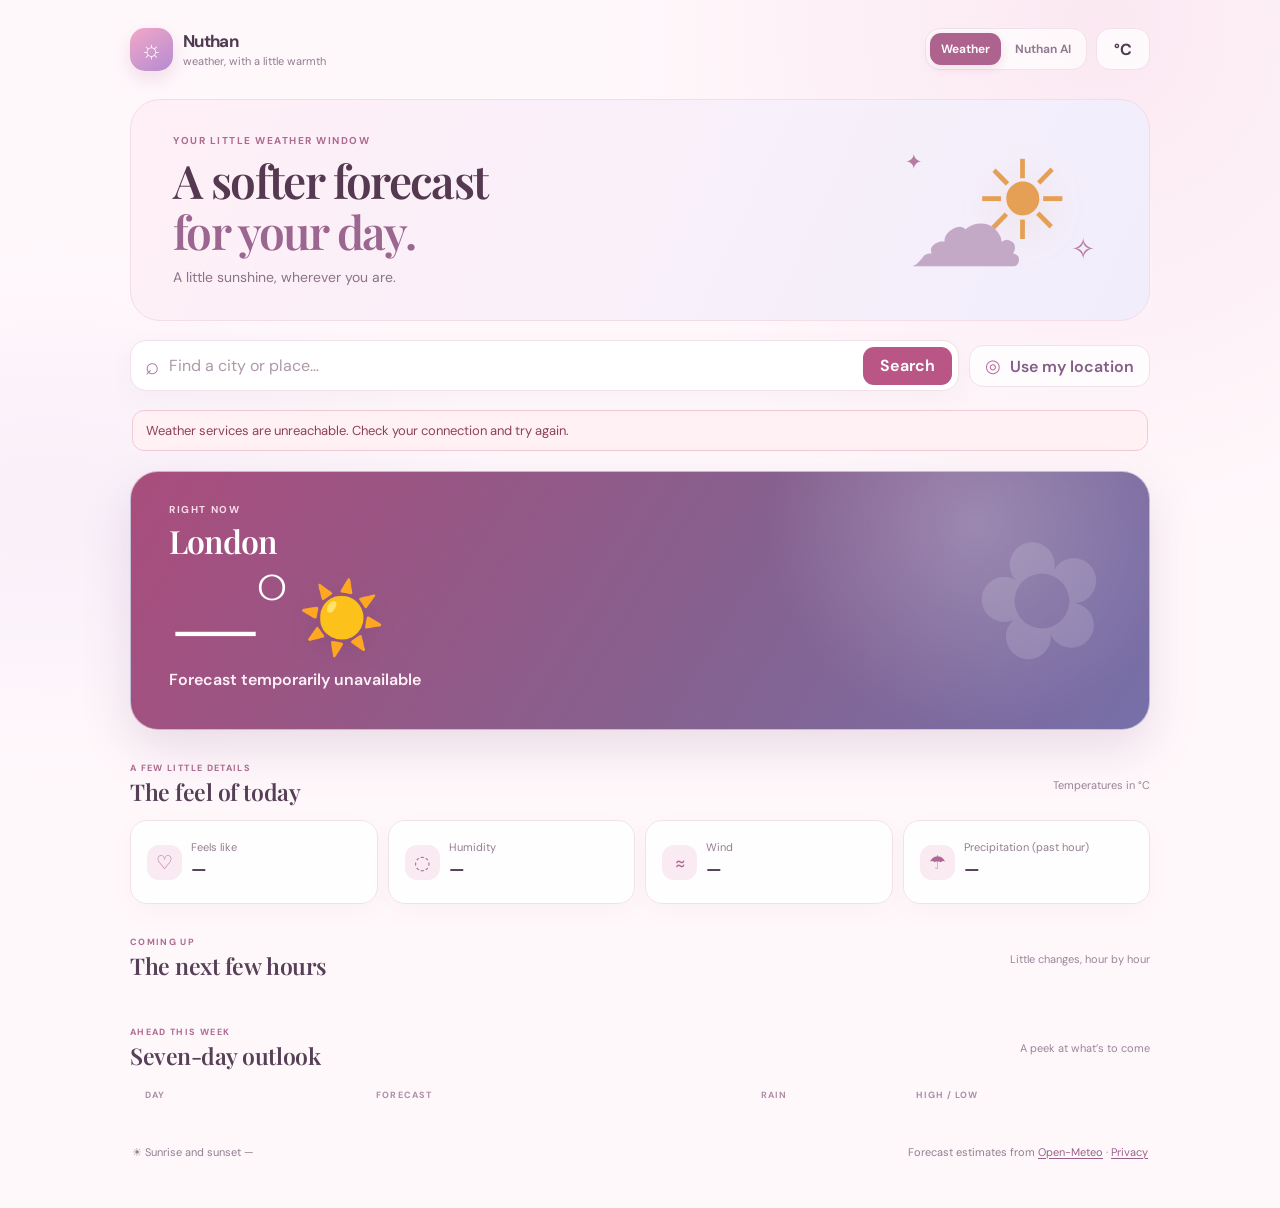
<file: pwa/index.html>
<!doctype html>
<html lang="en">
<head>
  <meta charset="utf-8">
  <meta name="viewport" content="width=device-width, initial-scale=1, viewport-fit=cover">
  <meta name="theme-color" content="#fff7fb">
  <meta name="description" content="A lovely little weather app for wherever your day takes you.">
  <meta name="mobile-web-app-capable" content="yes">
  <meta name="apple-mobile-web-app-capable" content="yes">
  <meta name="apple-mobile-web-app-status-bar-style" content="default">
  <meta name="apple-mobile-web-app-title" content="Nuthan Weather">
  <link rel="manifest" href="./manifest.webmanifest">
  <link rel="icon" href="./icons/sun.svg" type="image/svg+xml">
  <link rel="apple-touch-icon" href="./icons/apple-touch-icon.png">
  <link rel="stylesheet" href="./styles.css">
  <title>Nuthan Weather</title>
</head>
<body>
  <main class="shell">
    <header class="topbar">
      <a class="brand" href="./" aria-label="Nuthan Weather home">
        <span class="brand-icon" aria-hidden="true">☼</span>
        <span><strong>Nuthan</strong><small>weather, with a little warmth</small></span>
      </a>
      <div class="top-actions">
        <nav class="app-nav" aria-label="App sections">
          <button id="weather-tab" class="nav-button active" type="button" aria-pressed="true">Weather</button>
          <button id="chat-tab" class="nav-button" type="button" aria-pressed="false">Nuthan AI</button>
        </nav>
        <button id="unit-toggle" class="unit-toggle" type="button" aria-label="Switch temperature units">°C</button>
        <button id="install-button" class="install-button" type="button" hidden>Install app</button>
      </div>
    </header>

    <div id="weather-view">
    <section class="welcome">
      <div>
        <p class="eyebrow">YOUR LITTLE WEATHER WINDOW</p>
        <h1>A softer forecast<br><span>for your day.</span></h1>
        <p class="welcome-copy">A little sunshine, wherever you are.</p>
      </div>
      <div class="welcome-art" aria-hidden="true">
        <span class="art-sun">☀</span><span class="art-cloud">☁</span>
        <span class="art-sparkle sparkle-one">✦</span><span class="art-sparkle sparkle-two">✧</span>
      </div>
    </section>

    <section class="location-tools" aria-label="Choose a location">
      <form id="search-form" class="search-form">
        <label class="sr-only" for="city-search">Search for a city</label>
        <span class="search-icon" aria-hidden="true">⌕</span>
        <input id="city-search" type="search" placeholder="Find a city or place…" maxlength="80" autocomplete="off">
        <button type="submit">Search</button>
      </form>
      <button id="location-button" class="location-button" type="button">
        <span aria-hidden="true">◎</span> Use my location
      </button>
    </section>
    <div id="search-results" class="search-results" aria-live="polite"></div>
    <div id="status" class="status" role="status" aria-live="polite"></div>

    <section id="weather-content" aria-live="polite">
      <article id="current-card" class="current-card" aria-label="Current weather">
        <div class="current-copy">
          <p class="current-label">RIGHT NOW</p>
          <h2 id="place-name">London</h2>
          <p id="local-time" class="local-time"></p>
          <div class="temperature-line"><span id="temperature" class="temperature">—°</span><span id="weather-icon" class="weather-icon" aria-hidden="true">☀️</span></div>
          <p id="condition" class="condition">Gathering your forecast…</p>
          <p id="high-low" class="high-low"></p>
        </div>
        <div class="current-flower" aria-hidden="true">✿</div>
      </article>

      <section class="details-section" aria-labelledby="details-heading">
        <div class="section-title-row">
          <div><p class="eyebrow">A FEW LITTLE DETAILS</p><h2 id="details-heading">The feel of today</h2></div>
          <span class="units-note">Temperatures in <span id="unit-note">°C</span></span>
        </div>
        <div class="metric-grid">
          <article class="metric-card"><span class="metric-icon" aria-hidden="true">♡</span><span class="metric-label">Feels like</span><strong id="feels-like">—</strong></article>
          <article class="metric-card"><span class="metric-icon" aria-hidden="true">◌</span><span class="metric-label">Humidity</span><strong id="humidity">—</strong></article>
          <article class="metric-card"><span class="metric-icon" aria-hidden="true">≈</span><span class="metric-label">Wind</span><strong id="wind">—</strong></article>
          <article class="metric-card"><span class="metric-icon" aria-hidden="true">☂</span><span class="metric-label">Precipitation (past hour)</span><strong id="rain-now">—</strong></article>
        </div>
      </section>

      <section class="forecast-section" aria-labelledby="hourly-heading">
        <div class="section-title-row">
          <div><p class="eyebrow">COMING UP</p><h2 id="hourly-heading">The next few hours</h2></div>
          <span class="soft-note">Little changes, hour by hour</span>
        </div>
        <div id="hourly-list" class="hourly-list"></div>
      </section>

      <section class="forecast-section" aria-labelledby="daily-heading">
        <div class="section-title-row">
          <div><p class="eyebrow">AHEAD THIS WEEK</p><h2 id="daily-heading">Seven-day outlook</h2></div>
          <span class="soft-note">A peek at what’s to come</span>
        </div>
        <div class="daily-heading" aria-hidden="true"><span>DAY</span><span>FORECAST</span><span>RAIN</span><span>HIGH / LOW</span></div>
        <div id="daily-list" class="daily-list"></div>
      </section>

      <footer class="footer">
        <span id="sunrise-sunset">☀ Sunrise and sunset —</span>
        <span>Forecast estimates from <a href="https://open-meteo.com/" target="_blank" rel="noreferrer">Open-Meteo</a> · <a href="./privacy.html">Privacy</a></span>
      </footer>
    </section>
    </div>

    <section id="chat-view" class="chat-view" hidden>
      <div class="chat-heading">
        <p class="eyebrow">A HELPFUL LITTLE SIDEKICK</p>
        <h1>A thought partner<br><span>for your day.</span></h1>
        <p class="welcome-copy">Powered by Gemini 3.1 Flash-Lite. Ask Nuthan to explain, brainstorm, or help you write.</p>
      </div>
      <form id="key-form" class="key-card">
        <label for="api-key">Gemini API key</label>
        <p>Your key stays in this page session and is sent to Google when you chat. It is not saved on this device.</p>
        <div class="key-entry">
          <input id="api-key" type="password" placeholder="Paste your Gemini API key" autocomplete="off" spellcheck="false">
          <button id="save-key" type="submit">Use key</button>
        </div>
        <div class="key-footer">
          <span id="key-status" role="status" aria-live="polite">No key added</span>
          <a href="https://aistudio.google.com/app/apikey" target="_blank" rel="noreferrer">Get a key ↗</a>
          <button id="forget-key" type="button">Forget key</button>
        </div>
      </form>
      <div id="chat-messages" class="chat-messages" aria-live="polite">
        <article class="chat-bubble assistant-bubble"><strong>Nuthan</strong><p>Hi there! What would you like a hand with?</p></article>
      </div>
      <form id="chat-form" class="chat-form">
        <label class="sr-only" for="chat-prompt">Message Nuthan</label>
        <textarea id="chat-prompt" rows="2" maxlength="4000" placeholder="Write a message…" required></textarea>
        <button id="send-message" type="submit">Send</button>
      </form>
      <div id="chat-status" class="status" role="status" aria-live="polite"></div>
      <p class="chat-disclaimer">AI responses can be inaccurate. Please don’t share sensitive information.</p>
    </section>

    <noscript><p class="status error">Please enable JavaScript to use Nuthan Weather.</p></noscript>
  </main>
  <script src="./app.js" defer></script>
</body>
</html>
</file>
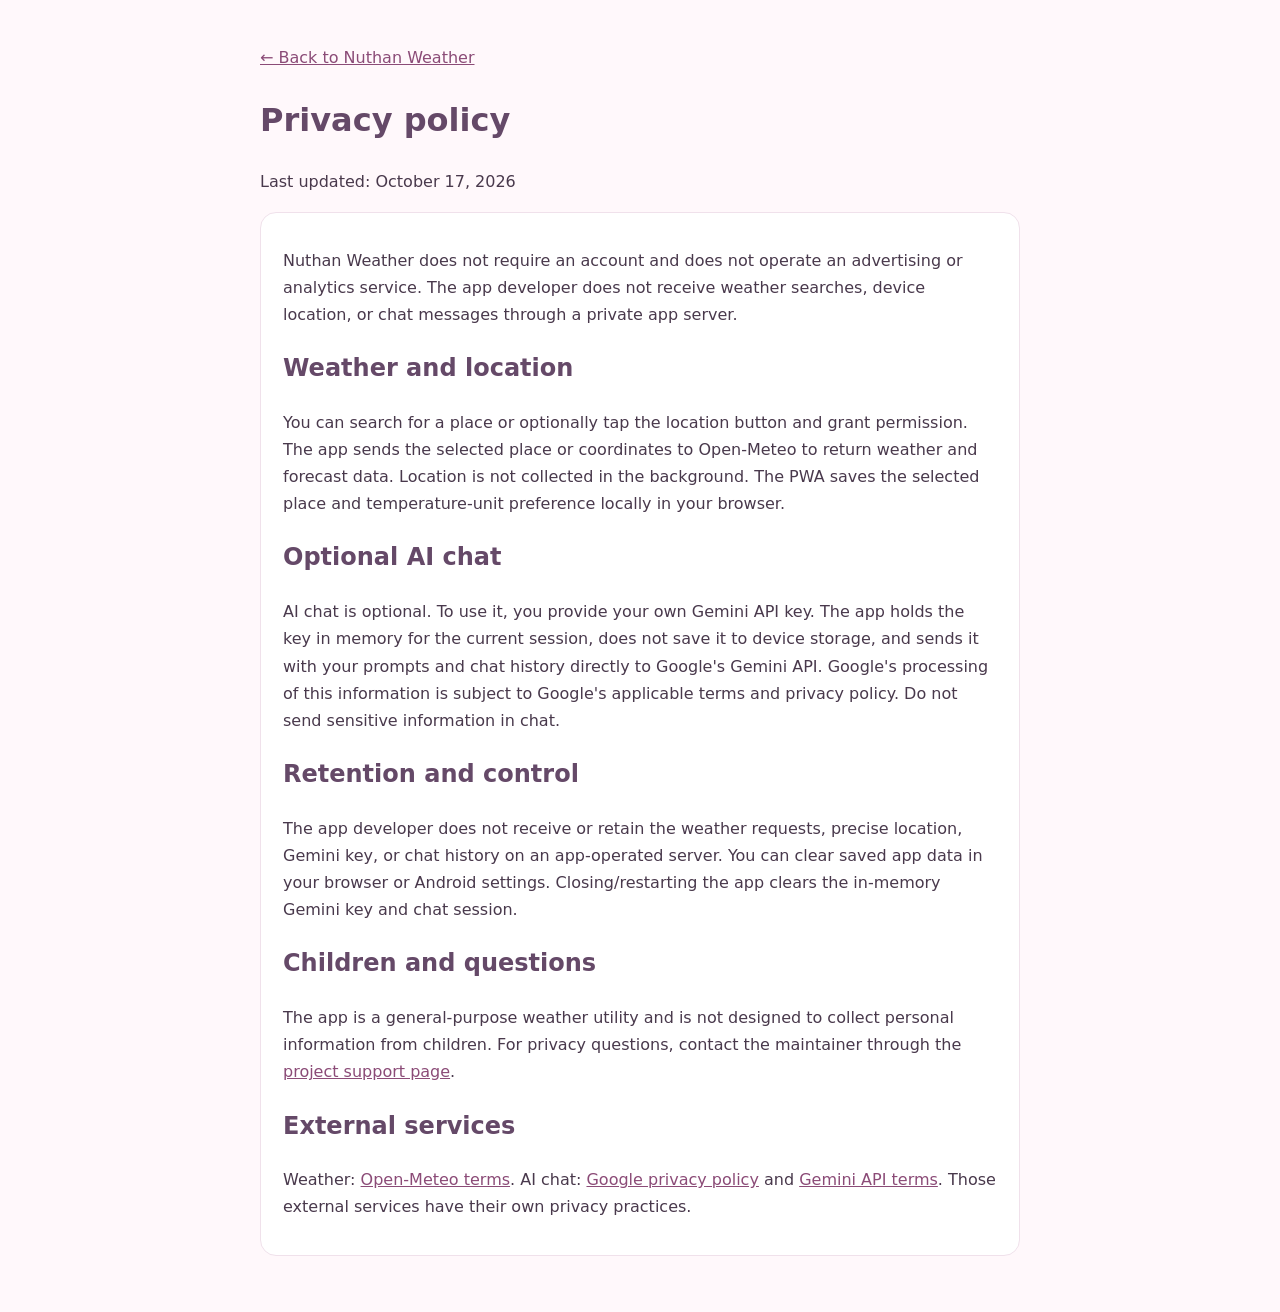
<file: pwa/privacy.html>
<!doctype html>
<html lang="en">
<head>
  <meta charset="utf-8">
  <meta name="viewport" content="width=device-width, initial-scale=1">
  <meta name="theme-color" content="#fff7fb">
  <meta name="description" content="Privacy details for Nuthan Weather.">
  <title>Privacy · Nuthan Weather</title>
  <style>
    :root { color-scheme: light; font-family: "Segoe UI", system-ui, sans-serif; color: #49394c; background: #fff8fb; }
    body { max-width: 760px; margin: 0 auto; padding: 28px 20px 56px; line-height: 1.7; }
    a { color: #8b4b77; }
    h1, h2 { color: #654968; }
    .card { padding: 18px 22px; border: 1px solid #f0e1eb; border-radius: 16px; background: white; }
  </style>
</head>
<body>
  <p><a href="./">← Back to Nuthan Weather</a></p>
  <h1>Privacy policy</h1>
  <p>Last updated: October 17, 2026</p>
  <div class="card">
    <p>Nuthan Weather does not require an account and does not operate an advertising or analytics service. The app developer does not receive weather searches, device location, or chat messages through a private app server.</p>
    <h2>Weather and location</h2>
    <p>You can search for a place or optionally tap the location button and grant permission. The app sends the selected place or coordinates to Open-Meteo to return weather and forecast data. Location is not collected in the background. The PWA saves the selected place and temperature-unit preference locally in your browser.</p>
    <h2>Optional AI chat</h2>
    <p>AI chat is optional. To use it, you provide your own Gemini API key. The app holds the key in memory for the current session, does not save it to device storage, and sends it with your prompts and chat history directly to Google's Gemini API. Google's processing of this information is subject to Google's applicable terms and privacy policy. Do not send sensitive information in chat.</p>
    <h2>Retention and control</h2>
    <p>The app developer does not receive or retain the weather requests, precise location, Gemini key, or chat history on an app-operated server. You can clear saved app data in your browser or Android settings. Closing/restarting the app clears the in-memory Gemini key and chat session.</p>
    <h2>Children and questions</h2>
    <p>The app is a general-purpose weather utility and is not designed to collect personal information from children. For privacy questions, contact the maintainer through the <a href="https://github.com/ananya1806p/nuthan-weather/issues">project support page</a>.</p>
    <h2>External services</h2>
    <p>Weather: <a href="https://open-meteo.com/en/terms">Open-Meteo terms</a>. AI chat: <a href="https://policies.google.com/privacy">Google privacy policy</a> and <a href="https://ai.google.dev/gemini-api/terms">Gemini API terms</a>. Those external services have their own privacy practices.</p>
  </div>
</body>
</html>
</file>
<file: pwa/styles.css>
@import url("https://fonts.googleapis.com/css2?family=DM+Sans:wght@400;500;600;700&family=Playfair+Display:wght@500;600;700&display=swap");

:root {
  font-family: "DM Sans", "Segoe UI", sans-serif;
  color: #503b51;
  background: #fff8fb;
  font-synthesis: none;
  text-rendering: optimizeLegibility;
  -webkit-font-smoothing: antialiased;
  --ink: #503b51;
  --muted: #927a90;
  --rose: #b95686;
  --lavender: #8873ad;
  --border: #f0e1eb;
  --card: rgba(255, 255, 255, .86);
}

* { box-sizing: border-box; }
body {
  min-width: 320px;
  min-height: 100vh;
  margin: 0;
  background:
    radial-gradient(ellipse at 86% 2%, rgba(246, 211, 229, .42), transparent 31rem),
    radial-gradient(ellipse at 4% 42%, rgba(236, 222, 246, .34), transparent 29rem),
    #fff8fb;
}
button, input { font: inherit; }
button { -webkit-tap-highlight-color: transparent; }
button:focus-visible, input:focus-visible, a:focus-visible {
  outline: 3px solid #b95686;
  outline-offset: 3px;
}
.shell { width: min(100% - 44px, 1020px); margin: 0 auto; padding: 24px 0 36px; }
.topbar, .brand, .top-actions, .location-tools, .search-form, .section-title-row, .footer {
  display: flex; align-items: center;
}
.topbar { justify-content: space-between; min-height: 50px; }
.brand { gap: 10px; color: inherit; text-decoration: none; }
.brand-icon {
  display: grid; width: 43px; height: 43px; place-items: center; border-radius: 15px;
  color: white; background: linear-gradient(145deg, #f2a8c7, #b48bd2);
  box-shadow: 0 8px 20px rgba(181, 111, 157, .2); font-size: 25px;
}
.brand strong { display: block; font-size: 17px; letter-spacing: -.04em; }
.brand small { display: block; margin-top: 2px; color: var(--muted); font-size: 11px; }
.top-actions { gap: 9px; }
.app-nav { display: flex; gap: 3px; padding: 4px; border: 1px solid var(--border); border-radius: 15px; background: rgba(255,255,255,.7); }
.nav-button { min-height: 32px; padding: 0 11px; border: 0; border-radius: 11px; color: #8f7890; background: transparent; cursor: pointer; font-size: 12px; font-weight: 650; }
.nav-button.active { color: #fff; background: #ae638f; box-shadow: 0 3px 8px rgba(160,82,128,.16); }
.unit-toggle, .install-button, .location-button {
  min-height: 42px; border: 1px solid var(--border); border-radius: 14px;
  background: rgba(255, 255, 255, .76); color: var(--ink); cursor: pointer;
}
.unit-toggle { min-width: 54px; font-weight: 700; }
.install-button { padding: 0 15px; color: #fff; border-color: transparent; background: var(--rose); font-weight: 650; }
.welcome { display: flex; position: relative; min-height: 222px; align-items: center; justify-content: space-between; overflow: hidden; margin: 25px 0 19px; padding: 30px 42px; border: 1px solid #f4dce8; border-radius: 30px; background: linear-gradient(115deg, #fff0f6, #f5effb 75%, #f1edfb); }
.eyebrow { margin: 0 0 8px; color: #ae6a91; font-size: 10px; font-weight: 700; letter-spacing: .15em; }
.welcome h1 { margin: 0; color: #543950; font: 600 clamp(32px, 5vw, 46px)/1.1 "Playfair Display", Georgia, serif; letter-spacing: -.035em; }
.welcome h1 span { color: #9b668f; }
.welcome-copy { margin: 12px 0 0; color: #8b7388; font-size: 14px; }
.welcome-art { position: relative; width: 220px; height: 160px; flex: 0 0 220px; }
.art-sun { position: absolute; top: 0; right: 35px; color: #e5a056; font-size: 110px; filter: drop-shadow(0 8px 16px rgba(217, 156, 87, .15)); }
.art-cloud { position: absolute; right: 82px; bottom: -13px; color: #c4a9c7; font-size: 118px; }
.art-sparkle { position: absolute; z-index: 1; color: #b77aa0; }
.sparkle-one { top: 18px; left: 18px; font-size: 21px; }
.sparkle-two { right: 12px; bottom: 22px; font-size: 29px; }
.location-tools { gap: 10px; }
.search-form { flex: 1; min-width: 0; gap: 8px; padding: 5px 6px 5px 14px; border: 1px solid var(--border); border-radius: 16px; background: #fff; box-shadow: 0 8px 26px rgba(120, 79, 111, .045); }
.search-icon { color: #ad78a0; font-size: 24px; line-height: 1; }
.search-form input { width: 100%; min-width: 0; height: 39px; border: 0; outline: 0; color: var(--ink); background: transparent; }
.search-form input::placeholder { color: #ac99aa; }
.search-form input:focus-visible { outline: 0; }
.search-form:focus-within { outline: 3px solid rgba(185, 86, 134, .26); outline-offset: 2px; }
.search-form button { min-height: 38px; padding: 0 17px; border: 0; border-radius: 11px; color: #fff; background: #b95686; cursor: pointer; font-weight: 650; }
.location-button { padding: 0 15px; color: #835e87; font-weight: 600; white-space: nowrap; }
.location-button span { margin-right: 5px; color: #bd6f9b; font-size: 18px; }
.search-results { display: grid; gap: 7px; margin-top: 9px; }
.place-result { min-height: 44px; padding: 9px 13px; border: 1px solid var(--border); border-radius: 12px; color: var(--ink); background: #fff; text-align: left; cursor: pointer; }
.place-result:hover { border-color: #dca8c4; background: #fff6fa; }
.status { min-height: 0; margin-top: 0; color: #856e83; font-size: 13px; }
.status:not(:empty) { margin: 10px 2px; }
.status.error { padding: 11px 13px; border: 1px solid #f0cbd6; border-radius: 12px; color: #8d4059; background: #fff1f4; }
.status.success { color: #6b7f63; }
.current-card { display: flex; position: relative; min-height: 255px; align-items: center; justify-content: space-between; overflow: hidden; margin-top: 20px; padding: 31px 38px; border: 1px solid rgba(255,255,255,.55); border-radius: 28px; color: white; background: radial-gradient(circle at 83% 20%, rgba(255,255,255,.22), transparent 13rem), linear-gradient(122deg, #a94d7c, #86618f 57%, #7770a9); box-shadow: 0 20px 48px rgba(134, 83, 132, .17); }
.current-label { margin: 0; color: #f9dce9; font-size: 10px; font-weight: 700; letter-spacing: .16em; }
.current-card h2 { margin: 7px 0 0; font: 600 clamp(23px, 4vw, 32px)/1.15 "Playfair Display", Georgia, serif; letter-spacing: -.025em; }
.local-time { margin: 6px 0 0; color: #f5dbe9; font-size: 13px; }
.temperature-line { display: flex; align-items: center; gap: 16px; margin-top: 7px; }
.temperature { font: 400 clamp(76px, 12vw, 108px)/.95 "Playfair Display", Georgia, serif; letter-spacing: -.075em; }
.weather-icon { font-size: clamp(45px, 8vw, 70px); filter: drop-shadow(0 7px 10px rgba(75, 41, 63, .12)); }
.condition { margin: 0; color: #fff1f7; font-size: 16px; font-weight: 600; }
.high-low { margin: 8px 0 0; color: #f5dbe9; font-size: 13px; }
.current-flower { position: absolute; right: 40px; color: rgba(255,255,255,.14); font-size: 160px; transform: rotate(-15deg); pointer-events: none; }
.details-section, .forecast-section { margin-top: 32px; }
.section-title-row { justify-content: space-between; gap: 16px; margin-bottom: 13px; }
.section-title-row .eyebrow { margin-bottom: 4px; font-size: 9px; }
.section-title-row h2 { margin: 0; color: #563f57; font: 600 23px/1.25 "Playfair Display", Georgia, serif; letter-spacing: -.02em; }
.units-note, .soft-note { color: #9a8498; font-size: 11px; }
.metric-grid { display: grid; grid-template-columns: repeat(4, minmax(0,1fr)); gap: 10px; }
.metric-card { display: grid; grid-template-columns: auto 1fr; align-items: center; column-gap: 9px; min-height: 84px; padding: 14px 16px; border: 1px solid var(--border); border-radius: 17px; background: var(--card); box-shadow: 0 8px 22px rgba(120,79,111,.04); }
.metric-icon { grid-row: span 2; display: grid; width: 35px; height: 35px; place-items: center; border-radius: 12px; color: #ae6793; background: #faeaf2; font-size: 19px; }
.metric-label { color: #937d91; font-size: 11px; }
.metric-card strong { align-self: start; color: #523d53; font-size: 17px; }
.hourly-list { display: grid; grid-template-columns: repeat(6,minmax(0,1fr)); gap: 9px; }
.hour-card { display: grid; justify-items: center; gap: 6px; min-height: 112px; padding: 13px 6px; border: 1px solid var(--border); border-radius: 17px; background: var(--card); text-align: center; }
.hour-time { color: #8d778e; font-size: 11px; }
.hour-icon { font-size: 24px; }
.hour-temp { color: #503b51; font-weight: 700; }
.hour-rain { color: #8a76ad; font-size: 10px; }
.daily-heading, .day-row { display: grid; grid-template-columns: 1fr 1.7fr .65fr 1fr; align-items: center; gap: 12px; }
.daily-heading { padding: 5px 15px 8px; color: #ae8da6; font-size: 9px; font-weight: 700; letter-spacing: .12em; }
.day-row { min-height: 57px; margin-top: 7px; padding: 8px 15px; border: 1px solid var(--border); border-radius: 15px; background: var(--card); }
.day-name { color: #604a61; font-size: 12px; font-weight: 650; }
.day-weather { display: flex; align-items: center; gap: 8px; color: #8b778c; font-size: 11px; }
.day-weather-icon { font-size: 20px; }
.day-rain { color: #8a76ad; font-size: 11px; }
.day-temps { display: flex; justify-content: flex-end; gap: 12px; color: #503b51; font-size: 12px; font-weight: 650; }
.day-temps span:last-child { color: #a58fa4; font-weight: 500; }
.footer { justify-content: space-between; gap: 15px; margin-top: 23px; padding: 13px 2px; color: #927d91; font-size: 11px; }
.footer a { color: #98618b; text-decoration-thickness: 1px; text-underline-offset: 2px; }
.chat-view { max-width: 760px; margin: 28px auto 0; }
.chat-heading { padding: 29px 32px; border: 1px solid #f3dce8; border-radius: 25px; background: linear-gradient(115deg,#fff0f6,#f4effb); }
.chat-heading h1 { margin: 0; color: #543950; font: 600 clamp(30px,5vw,43px)/1.1 "Playfair Display",Georgia,serif; letter-spacing: -.035em; }
.chat-heading h1 span { color: #9b668f; }
.chat-heading .welcome-copy { margin-bottom: 0; }
.key-card { margin-top: 15px; padding: 17px; border: 1px solid var(--border); border-radius: 17px; background: #fff; }
.key-card label { display: block; color: #5b435b; font-size: 13px; font-weight: 700; }
.key-card p { margin: 6px 0 11px; color: #8f7b8d; font-size: 11px; line-height: 1.55; }
.key-entry { display: flex; gap: 8px; }
.key-entry input, .chat-form textarea { width: 100%; min-width: 0; border: 1px solid #ecdde8; border-radius: 12px; padding: 11px 12px; color: var(--ink); background: #fffafd; }
.key-entry button, .chat-form button { min-width: 82px; border: 0; border-radius: 12px; padding: 0 14px; color: white; background: var(--rose); cursor: pointer; font-weight: 650; }
.key-footer { display: flex; align-items: center; gap: 14px; margin-top: 10px; color: #9a8498; font-size: 11px; }
.key-footer a { color: #98618b; }
.key-footer button { margin-left: auto; padding: 4px; border: 0; color: #927d91; background: transparent; cursor: pointer; text-decoration: underline; text-underline-offset: 2px; font-size: 11px; }
.chat-messages { display: grid; gap: 10px; min-height: 105px; max-height: 42vh; overflow: auto; margin-top: 15px; padding: 14px; border: 1px solid var(--border); border-radius: 18px; background: rgba(255,255,255,.6); }
.chat-bubble { width: fit-content; max-width: 88%; padding: 12px 15px; border: 1px solid #f0e1eb; border-radius: 15px; background: white; }
.chat-bubble strong { color: #98618b; font-size: 11px; }
.chat-bubble p { margin: 5px 0 0; color: #57465a; font-size: 13px; line-height: 1.6; white-space: pre-wrap; overflow-wrap: anywhere; }
.user-bubble { justify-self: end; border-color: #eed5e4; background: #fff0f6; }
.chat-form { display: flex; align-items: stretch; gap: 9px; margin-top: 10px; }
.chat-form textarea { min-height: 54px; resize: vertical; }
.chat-form button { min-width: 80px; }
.chat-form button:disabled { cursor: wait; opacity: .65; }
.chat-disclaimer { color: #99889a; font-size: 10px; text-align: center; }
.sr-only { position: absolute; width: 1px; height: 1px; padding: 0; margin: -1px; overflow: hidden; clip: rect(0,0,0,0); white-space: nowrap; border: 0; }

@media (max-width: 700px) {
  .shell { width: min(100% - 30px, 560px); padding-top: max(13px, env(safe-area-inset-top)); padding-bottom: max(22px, env(safe-area-inset-bottom)); }
  .welcome { min-height: 196px; padding: 25px 23px; border-radius: 24px; }
  .welcome-art { width: 145px; height: 135px; flex-basis: 145px; margin-right: -17px; }
  .art-sun { right: 10px; font-size: 84px; }
  .art-cloud { right: 28px; bottom: -10px; font-size: 92px; }
  .sparkle-one { left: 1px; }
  .location-tools { align-items: stretch; flex-direction: column; }
  .location-button { min-height: 43px; }
  .current-card { min-height: 235px; padding: 26px 23px; border-radius: 23px; }
  .current-flower { right: -5px; font-size: 130px; }
  .metric-grid { grid-template-columns: repeat(2,minmax(0,1fr)); }
  .hourly-list { grid-template-columns: repeat(3,minmax(0,1fr)); }
  .hour-card { min-height: 102px; }
}
@media (max-width: 430px) {
  .topbar { align-items: flex-start; gap: 8px; }
  .top-actions { flex-wrap: wrap; justify-content: flex-end; gap: 6px; }
  .app-nav { order: 2; width: 100%; justify-content: center; }
  .nav-button { padding: 0 9px; }
  .unit-toggle, .install-button { min-height: 38px; }
  .brand small { font-size: 10px; }
  .welcome { min-height: 180px; padding: 22px 18px; }
  .welcome h1 { font-size: 33px; }
  .welcome-art { width: 103px; flex-basis: 103px; margin-right: -20px; }
  .art-sun { right: 2px; top: 8px; font-size: 70px; }
  .art-cloud { right: 16px; font-size: 73px; }
  .welcome-copy { max-width: 205px; font-size: 12px; }
  .current-card { min-height: 218px; padding: 23px 19px; }
  .temperature-line { gap: 10px; }
  .section-title-row h2 { font-size: 21px; }
  .soft-note { display: none; }
  .daily-heading, .day-row { grid-template-columns: .9fr 1.4fr .55fr .9fr; gap: 5px; padding-right: 9px; padding-left: 9px; }
  .daily-heading { font-size: 8px; }
  .day-weather { gap: 4px; font-size: 10px; }
  .day-weather-icon { font-size: 17px; }
  .day-temps { gap: 5px; font-size: 11px; }
  .footer { align-items: flex-start; flex-direction: column; gap: 8px; }
  .chat-heading { padding: 23px 19px; }
  .key-card { padding: 13px; }
  .key-footer { gap: 9px; }
}
@media (prefers-reduced-motion: no-preference) {
  .current-card, .metric-card, .hour-card, .day-row { animation: appear .42s ease both; }
  @keyframes appear { from { opacity: 0; transform: translateY(5px); } to { opacity: 1; transform: translateY(0); } }
}
</file>
